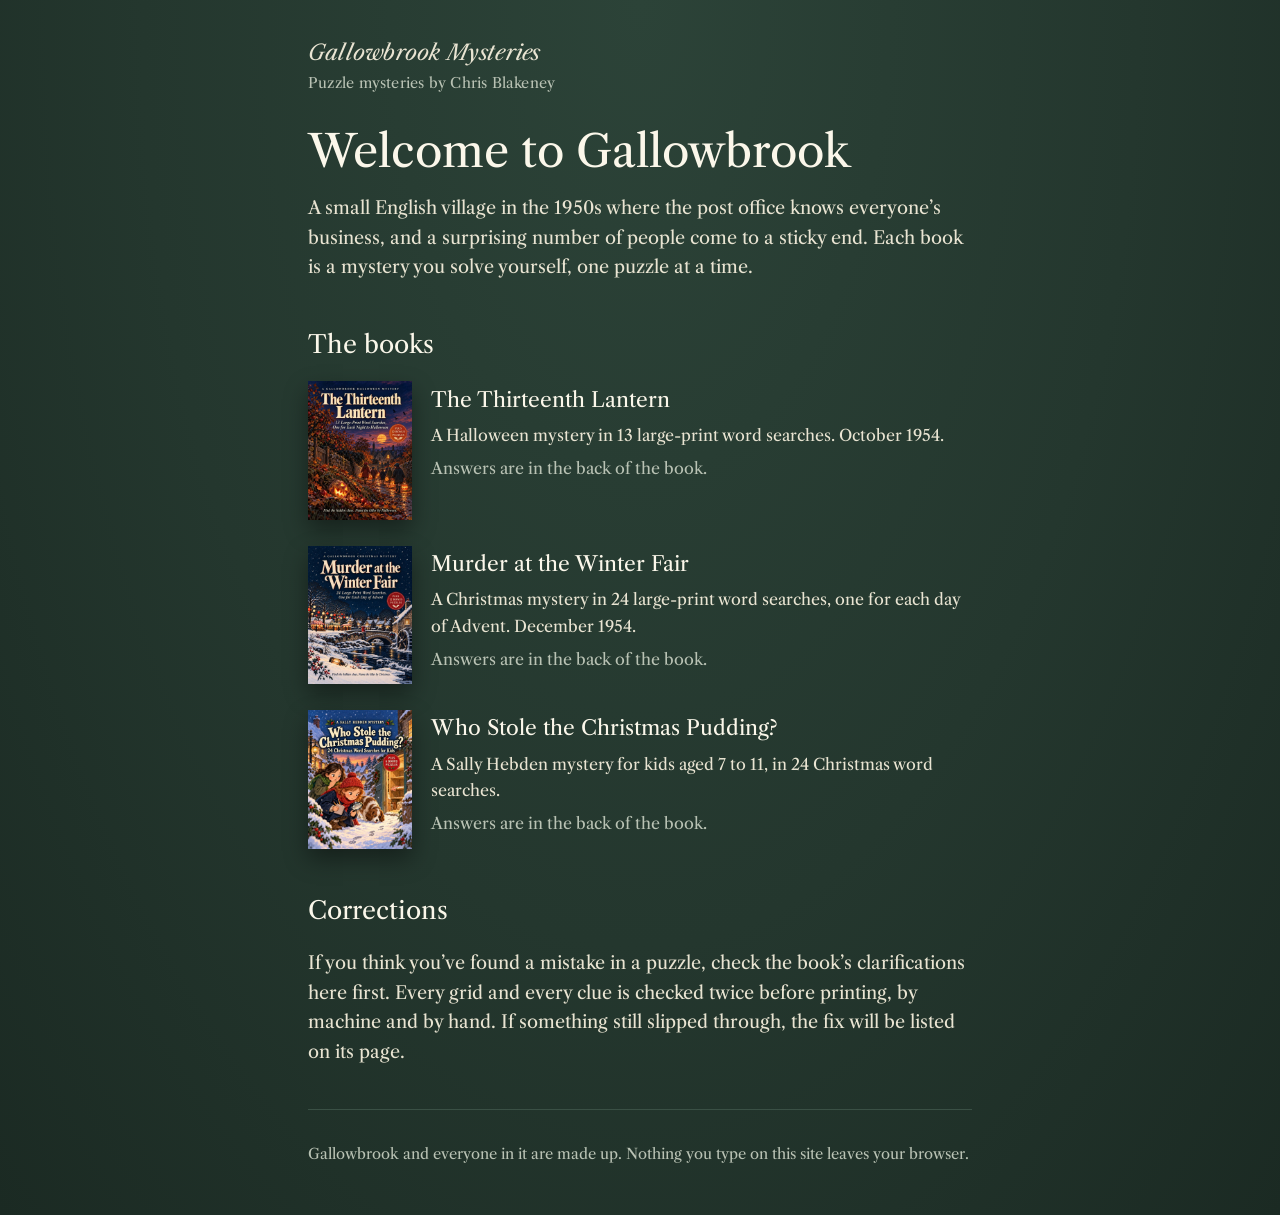
<file: index.html>
<!doctype html><html lang="en"><head><meta charset="utf-8"><meta name="viewport" content="width=device-width,initial-scale=1">
<title>Gallowbrook Mysteries</title><meta name="description" content="Check your answers, clarifications and news for the Gallowbrook puzzle mysteries by Chris Blakeney.">
<meta property="og:title" content="Gallowbrook Mysteries"><meta property="og:description" content="Check your answers, clarifications and news for the Gallowbrook puzzle mysteries by Chris Blakeney.">
<link rel="preconnect" href="https://fonts.googleapis.com"><link rel="preconnect" href="https://fonts.gstatic.com" crossorigin><link href="https://fonts.googleapis.com/css2?family=Courier+Prime:wght@400;700&family=Libre+Caslon+Text:ital,wght@0,400;1,400&display=swap" rel="stylesheet"><link rel="stylesheet" href="assets/site.css"></head><body>
<!--
  GALLOWBROOK POLICE HOUSE · NOTICE TO PERSONS READING THE SOURCE
  You are the sort of person who holds envelopes up to the lamp. Mrs. Ward approves of you.
  The answer is not in here. Constable Penn checked. Twice. Then Miss Quayle checked his checking.
  But since you came all this way: the Starlight Serenaders' drummer has never once played in time,
  and everybody at the Corn Exchange knows it except the drummer.
-->
<div class="wrap"><header class="mast"><a href="index.html"><span class="wordmark">Gallowbrook Mysteries<small>Puzzle mysteries by Chris Blakeney</small></span></a></header>
<main><section class="section"><h1 class="hub-h">Welcome to Gallowbrook</h1>
<p>A small English village in the 1950s where the post office knows everyone’s business, and a surprising number of people come to a sticky end. Each book is a mystery you solve yourself, one puzzle at a time.</p></section>
<section class="section"><h2>The books</h2><div class="books"><article class="book"><img src="assets/thirteenth-lantern.jpg" alt="Cover of The Thirteenth Lantern" width="300" height="400">
<div><h3>The Thirteenth Lantern</h3><p>A Halloween mystery in 13 large-print word searches. October 1954.</p><p class="links"><span class="muted">Answers are in the back of the book.</span></p></div></article><article class="book"><img src="assets/winter-fair.jpg" alt="Cover of Murder at the Winter Fair" width="300" height="400">
<div><h3>Murder at the Winter Fair</h3><p>A Christmas mystery in 24 large-print word searches, one for each day of Advent. December 1954.</p><p class="links"><span class="muted">Answers are in the back of the book.</span></p></div></article><article class="book"><img src="assets/christmas-pudding.jpg" alt="Cover of Who Stole the Christmas Pudding?" width="300" height="400">
<div><h3>Who Stole the Christmas Pudding?</h3><p>A Sally Hebden mystery for kids aged 7 to 11, in 24 Christmas word searches.</p><p class="links"><span class="muted">Answers are in the back of the book.</span></p></div></article></div></section>
<section class="section"><h2>Corrections</h2><p>If you think you’ve found a mistake in a puzzle, check the book’s clarifications here first. Every grid and every clue is checked twice before printing, by machine and by hand. If something still slipped through, the fix will be listed on its page.</p></section></main>
<footer>Gallowbrook and everyone in it are made up. Nothing you type on this site leaves your browser.</footer></div><script>console.log("%cGALLOWBROOK POLICE HOUSE", "font:bold 16px 'Courier Prime',monospace;color:#a8261f");
console.log("%cReading the console, are we? Mrs. Ward does this with postmarks.\nThere is no answer in here, but there is a kettle on at the post office.\nTry: gallowbrook.knock()", "font:13px 'Courier Prime',monospace");
window.gallowbrook = { knock: function () { console.log("Constable Penn opens the door a crack. \"If it's about the answers, Mrs. Ward's confiscated them. If it's about the biscuits, so has she.\"\nTry: gallowbrook.drawer()"); },
  drawer: function () { console.log("In the Police House desk drawer: one dance card (unsigned), one bicycle clip, and a note in Mrs. Ward's hand:\n\"A line in a book isn't a person, Tobias.\""); } };</script></body></html>
</file>
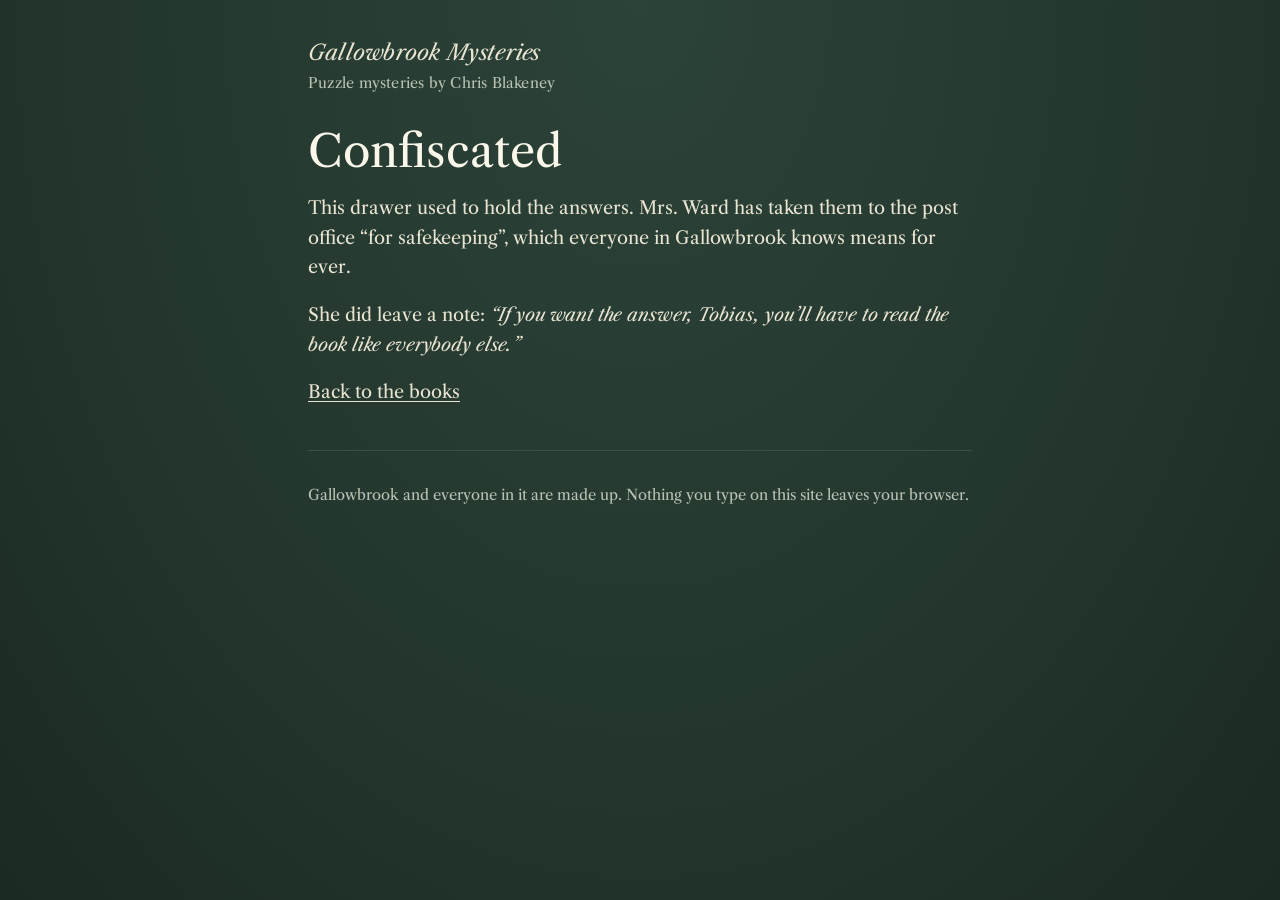
<file: answers/index.html>
<!doctype html><html lang="en"><head><meta charset="utf-8"><meta name="viewport" content="width=device-width,initial-scale=1">
<title>Confiscated</title><meta name="description" content="Nothing here."><meta name="robots" content="noindex">
<meta property="og:title" content="Confiscated"><meta property="og:description" content="Nothing here.">
<link rel="preconnect" href="https://fonts.googleapis.com"><link rel="preconnect" href="https://fonts.gstatic.com" crossorigin><link href="https://fonts.googleapis.com/css2?family=Courier+Prime:wght@400;700&family=Libre+Caslon+Text:ital,wght@0,400;1,400&display=swap" rel="stylesheet"><link rel="stylesheet" href="../assets/site.css"></head><body>
<!--
  GALLOWBROOK POLICE HOUSE · NOTICE TO PERSONS READING THE SOURCE
  You are the sort of person who holds envelopes up to the lamp. Mrs. Ward approves of you.
  The answer is not in here. Constable Penn checked. Twice. Then Miss Quayle checked his checking.
  But since you came all this way: the Starlight Serenaders' drummer has never once played in time,
  and everybody at the Corn Exchange knows it except the drummer.
-->
<div class="wrap"><header class="mast"><a href="../index.html"><span class="wordmark">Gallowbrook Mysteries<small>Puzzle mysteries by Chris Blakeney</small></span></a></header>
<main><section class="section"><h1 class="hub-h">Confiscated</h1>
<p>This drawer used to hold the answers. Mrs. Ward has taken them to the post office “for safekeeping”, which everyone in Gallowbrook knows means for ever.</p>
<p>She did leave a note: <i>“If you want the answer, Tobias, you’ll have to read the book like everybody else.”</i></p>
<p><a href="../index.html">Back to the books</a></p></section></main>
<footer>Gallowbrook and everyone in it are made up. Nothing you type on this site leaves your browser.</footer></div><script>console.log("%cGALLOWBROOK POLICE HOUSE", "font:bold 16px 'Courier Prime',monospace;color:#a8261f");
console.log("%cReading the console, are we? Mrs. Ward does this with postmarks.\nThere is no answer in here, but there is a kettle on at the post office.\nTry: gallowbrook.knock()", "font:13px 'Courier Prime',monospace");
window.gallowbrook = { knock: function () { console.log("Constable Penn opens the door a crack. \"If it's about the answers, Mrs. Ward's confiscated them. If it's about the biscuits, so has she.\"\nTry: gallowbrook.drawer()"); },
  drawer: function () { console.log("In the Police House desk drawer: one dance card (unsigned), one bicycle clip, and a note in Mrs. Ward's hand:\n\"A line in a book isn't a person, Tobias.\""); } };</script></body></html>
</file>
<file: assets/site.css>
/* Hester Quayle's rule for this stylesheet, as for her door: nobody gets past without signing. */
:root {
  --felt: #24372e;        /* post-office counter baize */
  --felt-deep: #1b2a23;
  --buff: #ede1bf;        /* telegram form */
  --buff-edge: #d9c99c;
  --ink: #1f2b45;         /* blue-black fountain-pen ink */
  --ink-soft: #4a5570;
  --stamp: #a8261f;       /* rubber-stamp red */
  --strip: #f7f1de;       /* pasted tape strips */
  --on-felt: #e9e4d2;
  --on-felt-soft: #b9c2b4;
  --serif: "Libre Caslon Text", Georgia, "Times New Roman", serif;
  --type: "Courier Prime", "Courier New", monospace;
}
* { box-sizing: border-box; }
html { -webkit-text-size-adjust: 100%; }
body {
  margin: 0; background: var(--felt); color: var(--on-felt);
  font-family: var(--serif); font-size: 1.125rem; line-height: 1.65;
  background-image: radial-gradient(ellipse at 50% 0%, #2c4338 0%, var(--felt) 55%, var(--felt-deep) 100%);
  min-height: 100vh;
}
a { color: inherit; text-underline-offset: .18em; }
a:focus-visible, button:focus-visible, input:focus-visible { outline: 3px solid #f2c94c; outline-offset: 3px; }
.wrap { max-width: 44rem; margin: 0 auto; padding: 0 1.25rem; }

/* masthead */
.mast { padding: 2.2rem 0 1.4rem; }
.mast a { text-decoration: none; }
.wordmark { font-style: italic; font-size: 1.35rem; letter-spacing: .01em; color: var(--on-felt); }
.wordmark small { display: block; font-style: normal; font-size: .9rem; color: var(--on-felt-soft); margin-top: .1rem; }

/* case header */
.case-head { display: grid; grid-template-columns: 9.5rem 1fr; gap: 1.6rem; align-items: end; margin: 1rem 0 2.2rem; }
.case-head img { width: 100%; height: auto; display: block; box-shadow: 0 14px 30px rgba(0,0,0,.45); }
.case-head h1 { font-weight: 400; font-size: clamp(2rem, 6vw, 2.9rem); line-height: 1.08; margin: 0 0 .5rem; color: #fbf7ea; }
.case-head p { margin: 0; color: var(--on-felt-soft); max-width: 32rem; }
@media (max-width: 34rem) { .case-head { grid-template-columns: 6.5rem 1fr; gap: 1rem; } }

/* the telegram form */
.telegram {
  background: var(--buff); color: var(--ink); position: relative;
  padding: 1.5rem 1.5rem 1.8rem; margin: 0 0 2.5rem;
  border: 1px solid var(--buff-edge);
  box-shadow: 0 1px 0 #fff8 inset, 0 22px 40px rgba(0,0,0,.35);
}
.telegram::before { /* the printed rule along the top of a telegram form */
  content: ""; position: absolute; left: 1.5rem; right: 1.5rem; top: 3.6rem; border-top: 2px solid var(--ink); opacity: .75;
}
.tg-title { font-family: var(--serif); font-size: 1.6rem; letter-spacing: .32em; margin: 0 0 1.4rem; text-align: center; }
.tg-to { font-family: var(--type); font-size: 1rem; margin: 0 0 1.2rem; color: var(--ink-soft); }
.tg-to b { color: var(--ink); font-weight: 700; }
.field { margin: 0 0 1.1rem; }
.field label { display: block; font-size: 1rem; margin-bottom: .3rem; }
.field input {
  width: 100%; font: 700 1.25rem/1.3 var(--type); color: var(--ink); background: transparent;
  border: 0; border-bottom: 2px dotted var(--ink); padding: .35rem .1rem; border-radius: 0;
}
.field input::placeholder { color: #8d8a7c; font-weight: 400; }
.field .help { font-size: .92rem; color: var(--ink-soft); margin-top: .3rem; }
button.send {
  margin-top: .4rem; font: 700 1.05rem var(--type); letter-spacing: .04em; cursor: pointer;
  background: var(--ink); color: var(--buff); border: 0; padding: .85rem 1.3rem; min-height: 48px;
}
button.send:hover { background: #2c3c60; }

/* reply strips */
.reply { margin-top: 1.6rem; }
.reply[hidden] { display: none; }
.strip {
  display: inline; background: var(--strip); box-decoration-break: clone; -webkit-box-decoration-break: clone;
  font: 700 1.05rem/2.15 var(--type); letter-spacing: .03em; padding: .18rem .45rem; color: var(--ink);
  box-shadow: 0 1px 2px rgba(0,0,0,.18);
}
.reply p { margin: 0 0 .7rem; }
.stamp {
  display: inline-block; margin-top: 1rem; transform: rotate(-4deg);
  border: 3px solid var(--stamp); color: var(--stamp); font: 700 1.3rem var(--type); letter-spacing: .12em;
  padding: .25rem .8rem; opacity: .9;
}
.epilogue { margin-top: 1.6rem; font-family: var(--serif); font-size: 1.12rem; line-height: 1.75; color: var(--ink); }
.epilogue h2 { font-weight: 400; font-size: 1.5rem; margin: 0 0 .8rem; }
.epilogue p { margin: 0 0 1rem; }

/* prose sections on the felt */
.section { margin: 0 0 2.6rem; }
.section h2 { font-weight: 400; font-size: 1.55rem; margin: 0 0 .8rem; color: #fbf7ea; }
.section p, .section li { color: var(--on-felt); }
.section ul { padding-left: 1.2rem; }
.section li { margin-bottom: .55rem; }
.muted { color: var(--on-felt-soft); }

/* book list on the hub */
.books { display: grid; gap: 1.6rem; margin: 1rem 0 2.6rem; }
.book { display: grid; grid-template-columns: 6.5rem 1fr; gap: 1.2rem; align-items: start; }
.book img { width: 100%; height: auto; box-shadow: 0 10px 22px rgba(0,0,0,.4); }
.book h3 { font-weight: 400; font-size: 1.3rem; margin: .1rem 0 .3rem; color: #fbf7ea; }
.book p { margin: 0 0 .4rem; font-size: 1rem; }
.book .links a { margin-right: 1rem; font-size: 1rem; }

footer { padding: 2rem 0 3rem; font-size: .92rem; color: var(--on-felt-soft); border-top: 1px solid #3a5045; }

@media (prefers-reduced-motion: no-preference) {
  .reply.arrive p { animation: tape .4s ease-out both; }
  .reply.arrive p:nth-child(2) { animation-delay: .25s; }
  .reply.arrive p:nth-child(3) { animation-delay: .5s; }
  @keyframes tape { from { opacity: 0; transform: translateY(-4px); } to { opacity: 1; transform: none; } }
}

.kicker { font-family: var(--type); font-size: .95rem; letter-spacing: .06em; color: var(--on-felt-soft); margin: 0 0 .4rem; }
.hub-h { font-weight: 400; font-size: clamp(2rem, 6vw, 2.8rem); line-height: 1.1; margin: .5rem 0 1rem; color: #fbf7ea; }
.btn { display: inline-block; font: 700 1rem var(--type); color: var(--buff); background: var(--ink); text-decoration: none; padding: .7rem 1.1rem; margin: .4rem .5rem .4rem 0; min-height: 44px; }
.section .btn { background: var(--buff); color: var(--ink); }
.solved { margin-top: 1.8rem; padding-top: 1.4rem; border-top: 2px dashed var(--ink-soft); }
.solved-h { font-size: 1.4rem; margin: 0 0 .4rem; }
.solved .field input { font-weight: 400; }
.pick, .lookup input { font: 1.1rem var(--type); padding: .6rem .7rem; background: var(--buff); color: var(--ink); border: 0; min-height: 44px; }
.lookup { display: flex; gap: .6rem; flex-wrap: wrap; }
.lookup input { flex: 1 1 10rem; }
.help-card { background: var(--buff); color: var(--ink); padding: 1.1rem 1.3rem; box-shadow: 0 14px 28px rgba(0,0,0,.3); }
.help-card p { color: var(--ink); margin: 0 0 .7rem; }
.rule-clue { font: 700 1rem var(--type); letter-spacing: .04em; background: var(--strip); display: inline-block; padding: .2rem .5rem; }
.count { font-family: var(--type); }
.rules li { margin-bottom: .4rem; }
.sr { position: absolute; width: 1px; height: 1px; overflow: hidden; clip: rect(0 0 0 0); }

.telegram .muted { color: var(--ink-soft); }
</file>
